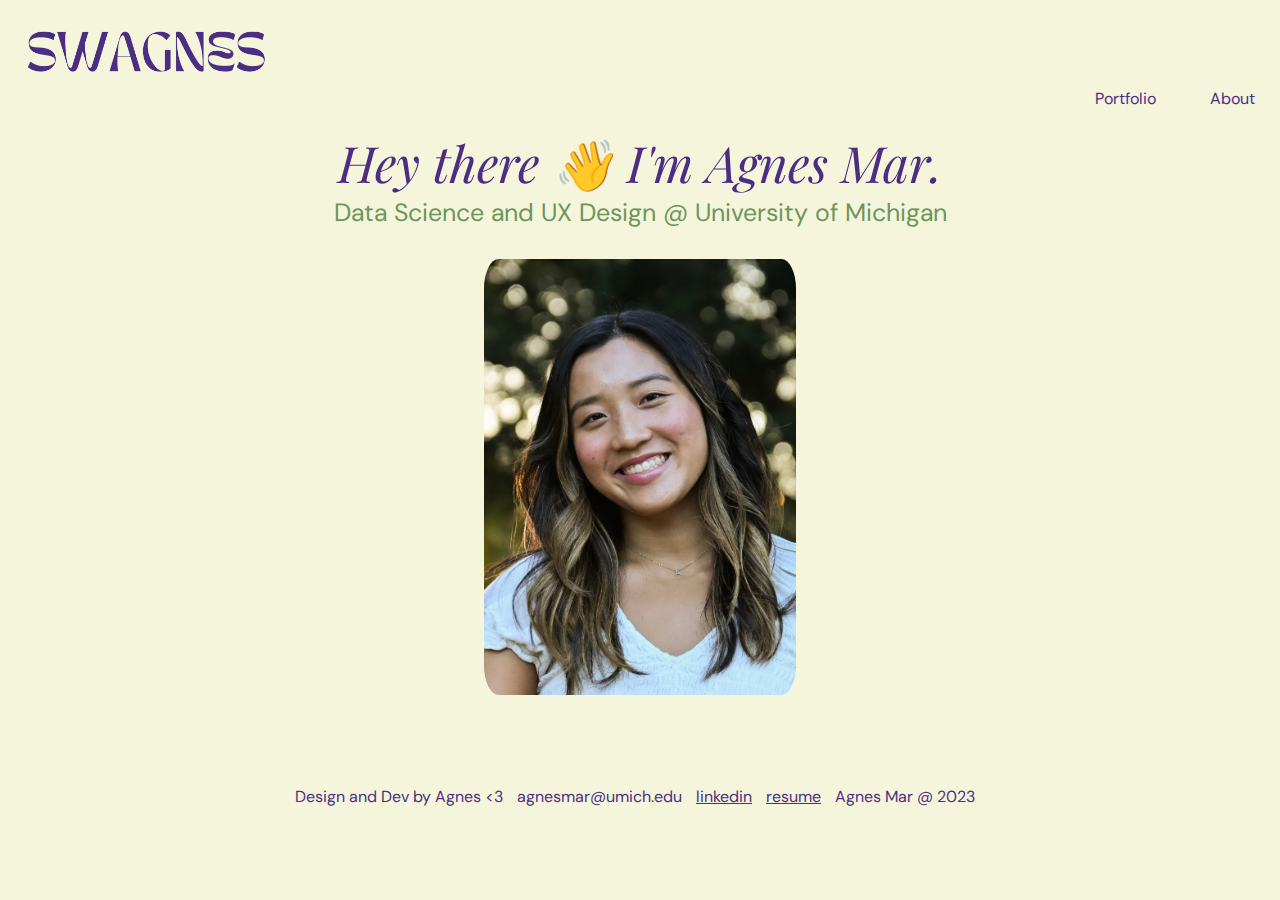
<file: index.html>
<!DOCTYPE html>
<html lang="en">
    <head>
        <title>Home | Agnes Mar</title>
        <link rel="icon" type="image/x-icon" href="images/Favicon.jpg">
        <meta charset="UTF-8">
        <meta name="viewport" content="width=device-width, initial-scale=1.0">
        <link rel="stylesheet" href="css/reset.css">
        <link rel="stylesheet" href="css/style.css">
        <link href='https://fonts.googleapis.com/css?family=Playfair Display' rel='stylesheet'>
        <link href='https://fonts.googleapis.com/css?family=DM Sans' rel='stylesheet'>
        <header><a href = "index.html"><img src="images/Personal-Logo.png" alt="Agnes Mar logo" width="20%"></a></header>

    </head>
    <body>
        <nav id="nav_bar">
            <ul style="list-style-type: none">
                <li><a href = "portfolio.html">Portfolio</a></li>
                <li><a href = "about.html">About</a></li>
              </ul>
        </nav>


        <div id="intro-container">
            <h1>Hey there 👋 I'm Agnes Mar. </h1>
            <p id="intro-description">Data Science and UX Design @ University of Michigan</p>
            
            
            <img id="intro-image" src="images/Agnes-Mar-Headshot.jpg" 
            onmouseover="this.src='images/Agnes-Mar-Kid-Pic.jpg';" 
            onmouseout="this.src='images/Agnes-Mar-Headshot.jpg';" 
            alt="Agnes Mar smiling at the camera">

        </div>

        <div id="scroll-container">
            <div id="scroll-text">Sunsets · Candid Photos · Acai Bowls · Yoga · NYT Connections · Strawberries · Baby Alpacas · Walks to the Farmer's Market </div>
        </div>
        
    <footer>
        <ul>
            <li>
                <span>Design and Dev by Agnes <3</span>
            </li>
            <li>
                <a href="mailto:agnesmar@umich.edu">agnesmar@umich.edu</a>
            </li>
            <li>
                <a id="links" href="https://www.linkedin.com/in/agnesmar/">linkedin</a>
            </li>
            <li>
                <a id="links" href="https://drive.google.com/file/d/1fKYp7XaC-w0np8xMZo-INn_sGbb3rCpD/view?usp=sharing">resume</a>
            </li>
            <li>
                <span>Agnes Mar @ 2023</span>
            </li>
        </ul>
    </footer>
    </body>
    

</html>
</file>
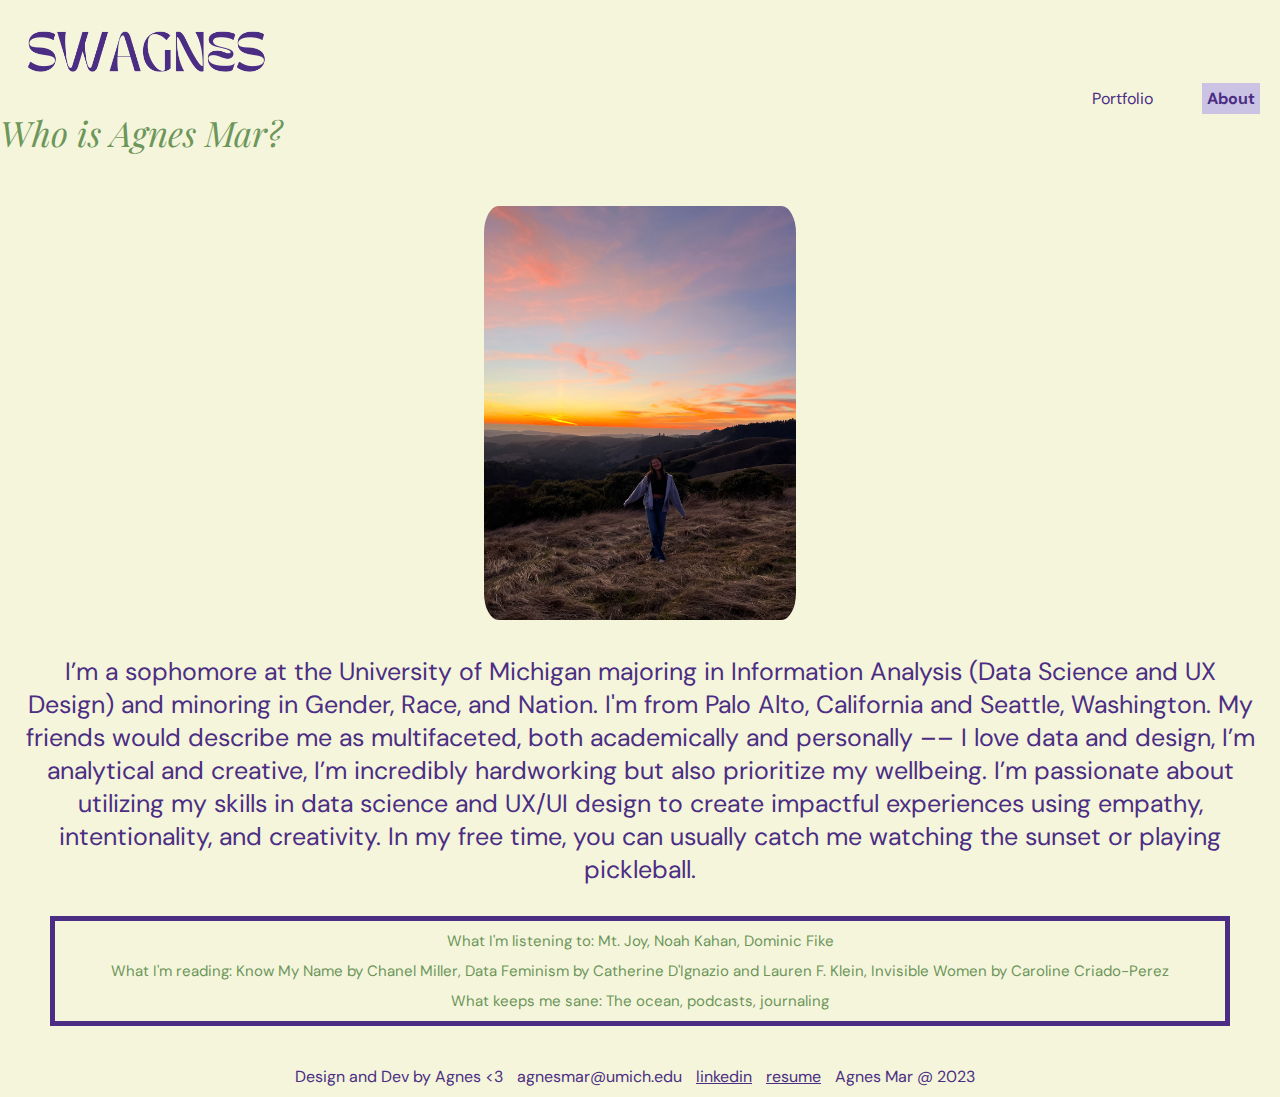
<file: about.html>
<!DOCTYPE html>
<html lang="en">
    <head>
        <title>About | Agnes Mar</title>
        <link rel="icon" type="image/x-icon" href="images/Favicon.jpg" alt="Swagnes logo">
        <meta charset="UTF-8">
        <meta name="viewport" content="width=device-width, initial-scale=1.0">
        <link rel="stylesheet" href="css/reset.css">
        <link rel="stylesheet" href="css/style.css">
        <link href='https://fonts.googleapis.com/css?family=Playfair Display' rel='stylesheet'>
        <link href='https://fonts.googleapis.com/css?family=DM Sans' rel='stylesheet'>
        <header><a href = "index.html"><img src="images/Personal-Logo.png" alt="Agnes Mar logo" width="20%"></a></header>

    </head>
    <body>
        <nav id="nav_bar">
            <ul style="list-style-type: none">
                <li><a href = "portfolio.html">Portfolio</a></li>
                <li><a href = "about.html" class="active-page">About</a></li>
              </ul>
        </nav>

        <h2>Who is Agnes Mar?</h2>
        <!-- <h2>Who is Agnes // 马幸恩 // ASM // Ag // Aggie // Swagnes // Swaggy?</h2> -->
        <div id="about-paragraph">
            <img id="intro-image" src="images/Agnes-Sunset.png" width=50% alt="Agnes standing in front of a sunset">
            <p>
                I’m a sophomore at the University of Michigan majoring in Information Analysis (Data Science and UX Design) and minoring in Gender, Race, and Nation. I'm from Palo Alto, California and Seattle, Washington. My friends would describe me as multifaceted, both academically and personally ––  I love data and design, I’m analytical and creative, I’m incredibly hardworking but also prioritize my wellbeing. I’m passionate about utilizing my skills in data science and UX/UI design to create impactful experiences using empathy, intentionality, and creativity. In my free time, you can usually catch me watching the sunset or playing pickleball.
            </p>
            
            <div id="likes-container">
                <p id="likes">
                    What I'm listening to: Mt. Joy, Noah Kahan, Dominic Fike
                </p>
        
                <p id="likes">
                    What I'm reading: Know My Name by Chanel Miller, Data Feminism by Catherine D'Ignazio and Lauren F. Klein, Invisible Women by Caroline Criado-Perez
                </p>
    
                <p id="likes">
                    What keeps me sane: The ocean, podcasts, journaling
                </p>

            </div>
    

        </div>
        

        <!--Photo gallery of some of my fav pictures-->
        
        <footer>
            <ul>
                <li>
                    <span>Design and Dev by Agnes <3</span>
                </li>
                <li>
                    <a href="mailto:agnesmar@umich.edu">agnesmar@umich.edu</a>
                </li>
                <li>
                    <a id="links" href="https://www.linkedin.com/in/agnesmar/">linkedin</a>
                </li>
                <li>
                    <a id="links" href="https://drive.google.com/file/d/1fKYp7XaC-w0np8xMZo-INn_sGbb3rCpD/view?usp=sharing">resume</a>
                </li>
                <li>
                    <span>Agnes Mar @ 2023</span>
                </li>
            </ul>
        </footer>
    </body>

</html>
</file>
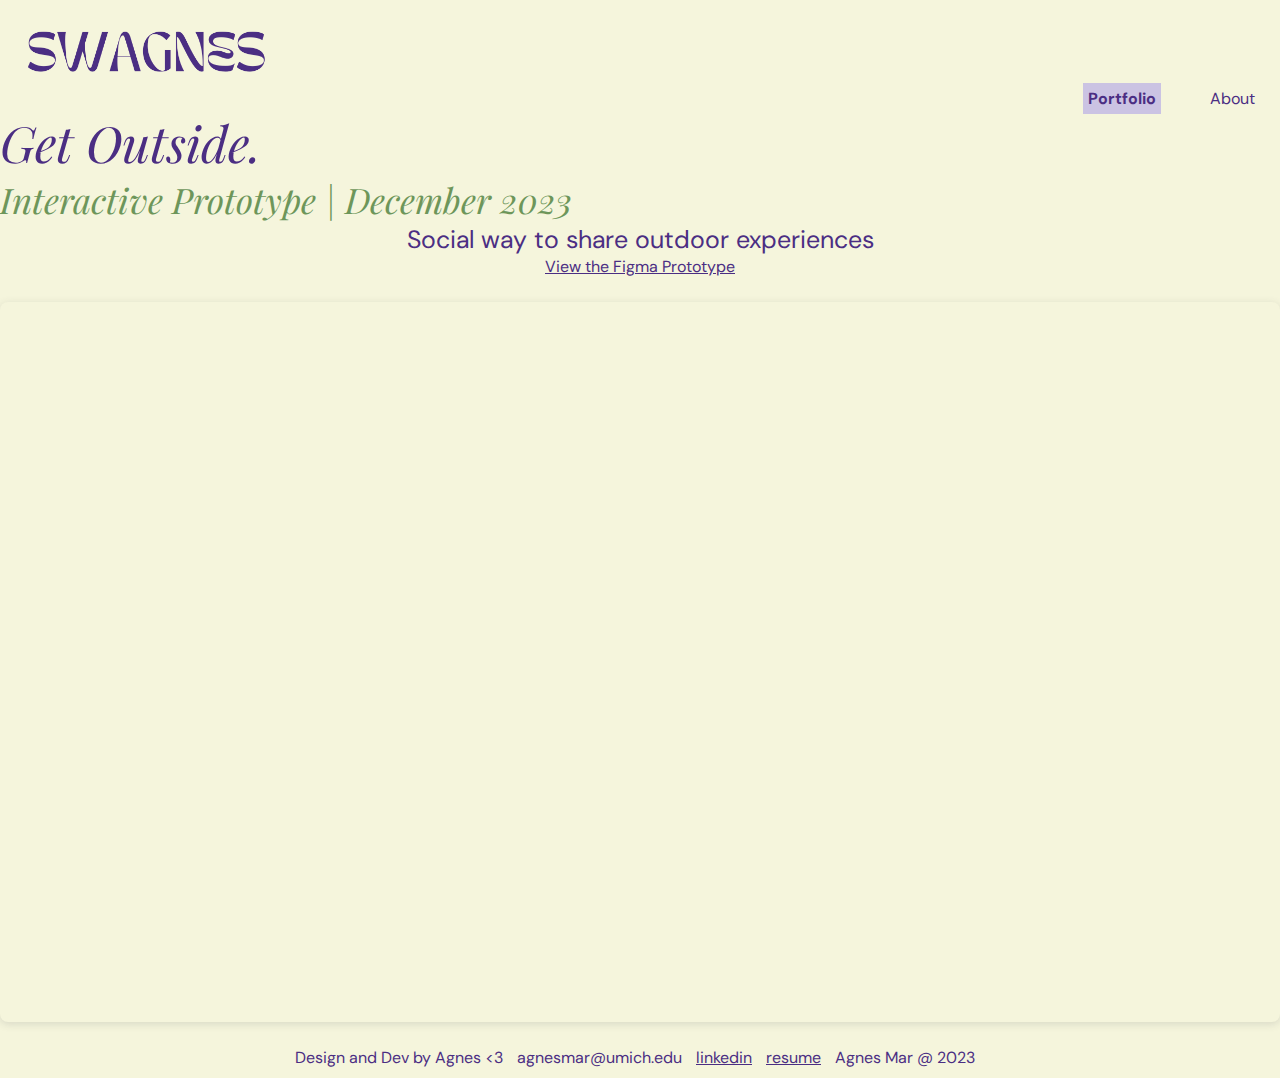
<file: portfolio-1.html>
<!DOCTYPE html>
<html lang="en">
    <head>
        <title>Get Outside. | Agnes Mar</title>
        <link rel="icon" type="image/x-icon" href="images/Favicon.jpg">
        <meta charset="UTF-8">
        <meta name="viewport" content="width=device-width, initial-scale=1.0">
        <link rel="stylesheet" href="css/reset.css">
        <link rel="stylesheet" href="css/style.css">
        <link href='https://fonts.googleapis.com/css?family=Playfair Display' rel='stylesheet'>
        <link href='https://fonts.googleapis.com/css?family=DM Sans' rel='stylesheet'>
        <header><a href = "index.html"><img src="images/Personal-Logo.png" alt="Agnes Mar logo" width="20%"></a></header>

    </head>
    <body>
        <nav id="nav_bar">
            <ul style="list-style-type: none">
                <li><a href = "portfolio.html" class="active-page">Portfolio</a></li>
                <li><a href = "about.html">About</a></li>
              </ul>
        </nav>

        <h1>Get Outside.</h1>
        <h2>Interactive Prototype | December 2023</h2>
        <div id="description-container">
            <p>Social way to share outdoor experiences</p>
            <a id="links"  href="https://www.figma.com/proto/OkqSkSJY3UtDWfOpdLDLn3/DP2?page-id=0%3A1&type=design&node-id=52-623&viewport=653%2C-1423%2C0.37&t=75HT5B8Rvr3MaK8m-1&scaling=scale-down&starting-point-node-id=52%3A623&mode=design">View the Figma Prototype</a>
        </div>
        
        <div style="position: relative; width: 100%; height: 0; padding-top: 56.2500%;
 padding-bottom: 0; box-shadow: 0 2px 8px 0 rgba(63,69,81,0.16); margin-top: 1.6em; margin-bottom: 0.9em; overflow: hidden;
 border-radius: 8px; will-change: transform;">
  <iframe loading="lazy" style="position: absolute; width: 100%; height: 100%; top: 0; left: 0; border: none; padding: 0;margin: 0;"
    src="https:&#x2F;&#x2F;www.canva.com&#x2F;design&#x2F;DAF1k4Gjhxc&#x2F;view?embed" allowfullscreen="allowfullscreen" allow="fullscreen">
  </iframe>
</div>
<a width = 50% href="https:&#x2F;&#x2F;www.canva.com&#x2F;design&#x2F;DAF1k4Gjhxc&#x2F;view?utm_content=DAF1k4Gjhxc&amp;utm_campaign=designshare&amp;utm_medium=embeds&amp;utm_source=link" target="_blank" rel="noopener"> </a> 
        <footer>
            <ul>
                <li>
                    <span>Design and Dev by Agnes <3</span>
                </li>
                <li>
                    <a href="mailto:agnesmar@umich.edu">agnesmar@umich.edu</a>
                </li>
                <li>
                    <a id="links" href="https://www.linkedin.com/in/agnesmar/">linkedin</a>
                </li>
                <li>
                    <a id="links" href="https://drive.google.com/file/d/1fKYp7XaC-w0np8xMZo-INn_sGbb3rCpD/view?usp=sharing">resume</a>
                </li>
                <li>
                    <span>Agnes Mar @ 2023</span>
                </li>
            </ul>
        </footer>

    </body>

</html>
</file>
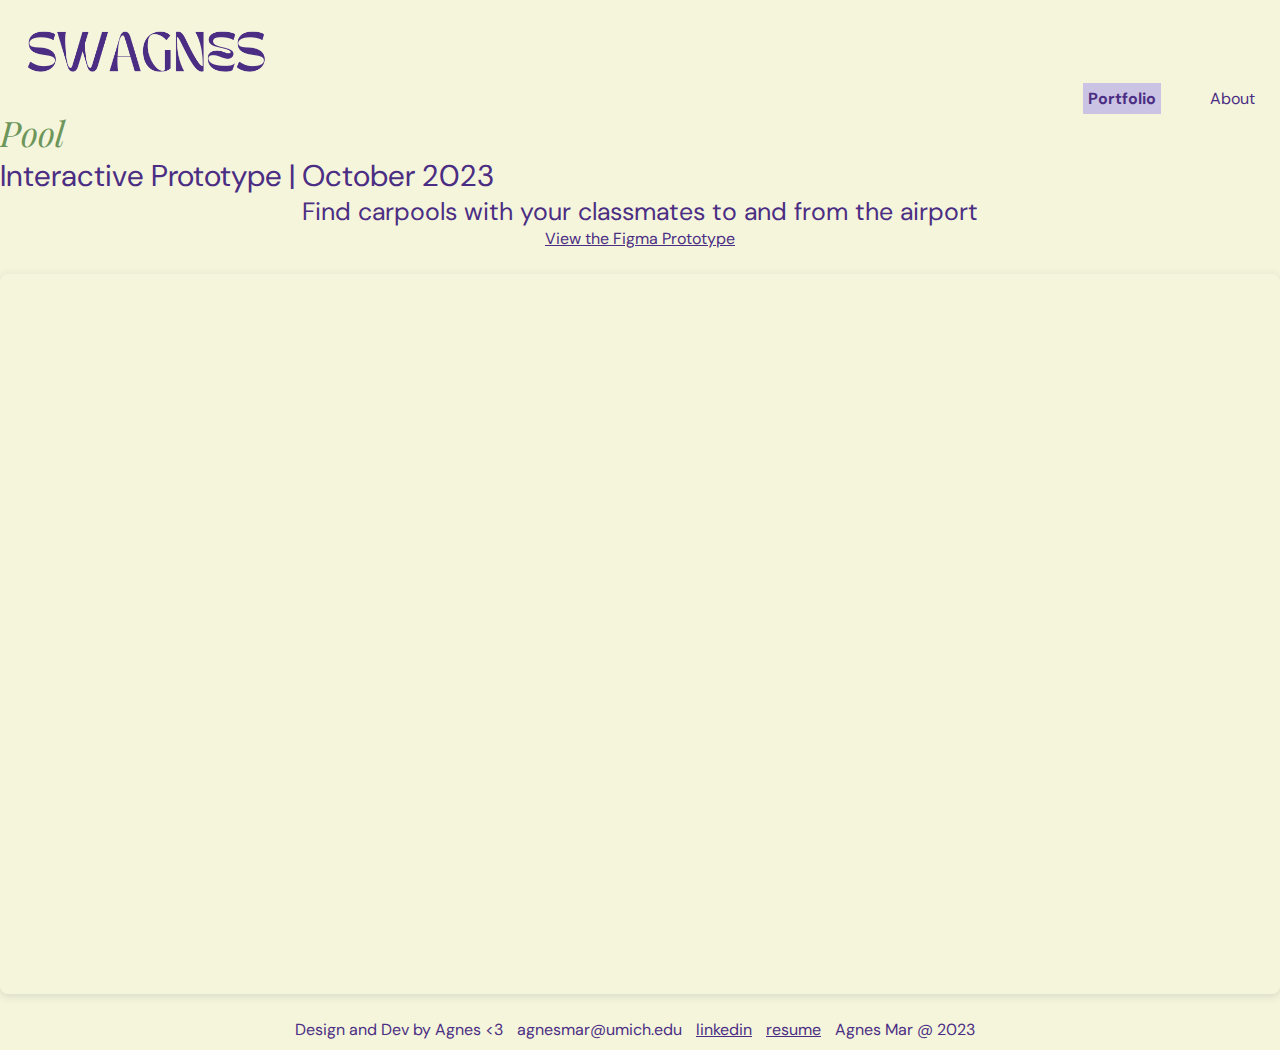
<file: portfolio-2.html>
<!DOCTYPE html>
<html lang="en">
    <head>
        <title>Pool | Agnes Mar</title>
        <link rel="icon" type="image/x-icon" href="images/Favicon.jpg">
        <meta charset="UTF-8">
        <meta name="viewport" content="width=device-width, initial-scale=1.0">
        <link rel="stylesheet" href="css/reset.css">
        <link rel="stylesheet" href="css/style.css">
        <link href='https://fonts.googleapis.com/css?family=Playfair Display' rel='stylesheet'>
        <link href='https://fonts.googleapis.com/css?family=DM Sans' rel='stylesheet'>
        <header><a href = "index.html"><img src="images/Personal-Logo.png" alt="Agnes Mar logo" width="20%"></a></header>

    </head>
    <body>
        <nav id="nav_bar">
            <ul style="list-style-type: none">
                <li><a href = "portfolio.html" class="active-page">Portfolio</a></li>
                <li><a href = "about.html">About</a></li>
              </ul>
        </nav>

        <h2>Pool</h2>
        <h3>Interactive Prototype | October 2023</h3>
        <div id="description-container">
            <p>Find carpools with your classmates to and from the airport</p>
            <a id="links" href="https://www.figma.com/proto/5BTANZLCEMFWq7jGxixaZc/FINAL-DP1?page-id=0%3A1&node-id=1-3499&starting-point-node-id=1%3A3499&scaling=scale-down&mode=design&t=PnsKgwZ8nfAxgFae-1">View the Figma Prototype</a>
        </div>
        
        <div style="position: relative; width: 100%; height: 0; padding-top: 56.2500%;
 padding-bottom: 0; box-shadow: 0 2px 8px 0 rgba(63,69,81,0.16); margin-top: 1.6em; margin-bottom: 0.9em; overflow: hidden;
 border-radius: 8px; will-change: transform;">
  <iframe loading="lazy" style="position: absolute; width: 100%; height: 100%; top: 0; left: 0; border: none; padding: 0;margin: 0;"
    src="https:&#x2F;&#x2F;www.canva.com&#x2F;design&#x2F;DAF1l3fYn3U&#x2F;view?embed" allowfullscreen="allowfullscreen" allow="fullscreen">
  </iframe>
</div>
<a href="https:&#x2F;&#x2F;www.canva.com&#x2F;design&#x2F;DAF1l3fYn3U&#x2F;view?utm_content=DAF1l3fYn3U&amp;utm_campaign=designshare&amp;utm_medium=embeds&amp;utm_source=link" target="_blank" rel="noopener">
        <footer>
            <ul>
                <li>
                    <span>Design and Dev by Agnes <3</span>
                </li>
                <li>
                    <a href="mailto:agnesmar@umich.edu">agnesmar@umich.edu</a>
                </li>
                <li>
                    <a id="links" href="https://www.linkedin.com/in/agnesmar/">linkedin</a>
                </li>
                <li>
                    <a id="links" href="https://drive.google.com/file/d/1fKYp7XaC-w0np8xMZo-INn_sGbb3rCpD/view?usp=sharing">resume</a>
                </li>
                <li>
                    <span>Agnes Mar @ 2023</span>
                </li>
            </ul>
        </footer>

    </body>

</html>
</file>
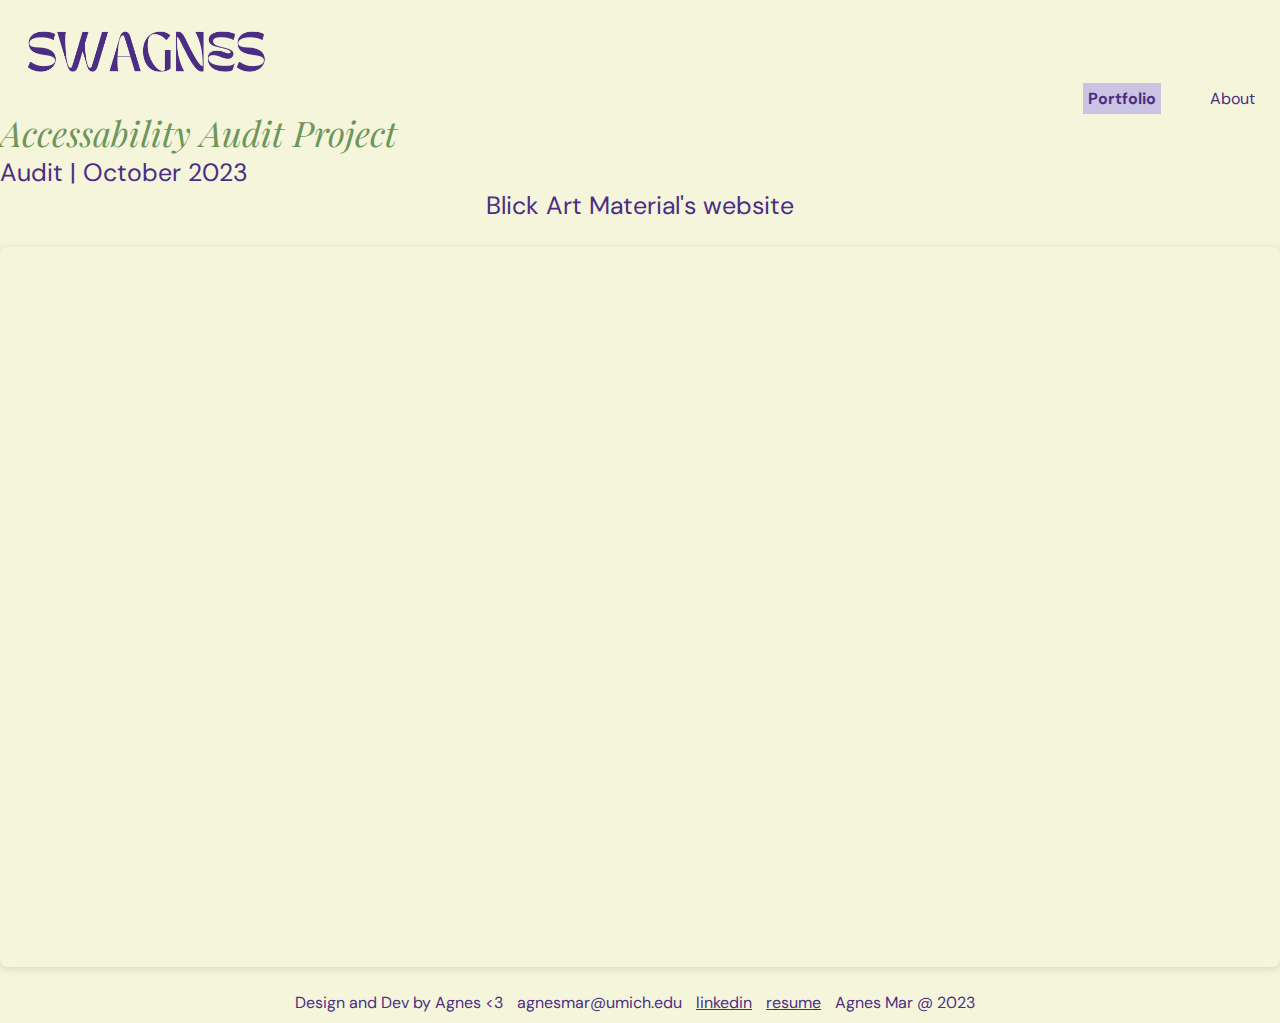
<file: portfolio-3.html>
<!DOCTYPE html>
<html lang="en">
    <head>
        <title>Accessability Audit | Agnes Mar</title>
        <link rel="icon" type="image/x-icon" href="images/Favicon.jpg">
        <meta charset="UTF-8">
        <meta name="viewport" content="width=device-width, initial-scale=1.0">
        <link rel="stylesheet" href="css/reset.css">
        <link rel="stylesheet" href="css/style.css">
        <link href='https://fonts.googleapis.com/css?family=Playfair Display' rel='stylesheet'>
        <link href='https://fonts.googleapis.com/css?family=DM Sans' rel='stylesheet'>
        <header><a href = "index.html"><img src="images/Personal-Logo.png" alt="Agnes Mar logo" width="20%"></a></header>

    </head>
    <body>
        <nav id="nav_bar">
            <ul style="list-style-type: none">
                <li><a href = "portfolio.html" class="active-page">Portfolio</a></li>
                <li><a href = "about.html">About</a></li>
              </ul>
        </nav>

        <h2>Accessability Audit Project</h2>
        <p>Audit | October 2023</p>
        <div id="description-container">
            <p>Blick Art Material's website</p>
        </div>

        <div style="position: relative; width: 100%; height: 0; padding-top: 56.2500%;
 padding-bottom: 0; box-shadow: 0 2px 8px 0 rgba(63,69,81,0.16); margin-top: 1.6em; margin-bottom: 0.9em; overflow: hidden;
 border-radius: 8px; will-change: transform;">
  <iframe loading="lazy" style="position: absolute; width: 100%; height: 100%; top: 0; left: 0; border: none; padding: 0;margin: 0;"
    src="https:&#x2F;&#x2F;www.canva.com&#x2F;design&#x2F;DAFw-v_N2Qc&#x2F;view?embed" allowfullscreen="allowfullscreen" allow="fullscreen">
  </iframe>
</div>
<a href="https:&#x2F;&#x2F;www.canva.com&#x2F;design&#x2F;DAFw-v_N2Qc&#x2F;view?utm_content=DAFw-v_N2Qc&amp;utm_campaign=designshare&amp;utm_medium=embeds&amp;utm_source=link" target="_blank" rel="noopener"></a>
        <footer>
            <ul>
                <li>
                    <span>Design and Dev by Agnes <3</span>
                </li>
                <li>
                    <a href="mailto:agnesmar@umich.edu">agnesmar@umich.edu</a>
                </li>
                <li>
                    <a id="links" href="https://www.linkedin.com/in/agnesmar/">linkedin</a>
                </li>
                <li>
                    <a id="links" href="https://drive.google.com/file/d/1fKYp7XaC-w0np8xMZo-INn_sGbb3rCpD/view?usp=sharing">resume</a>
                </li>
                <li>
                    <span>Agnes Mar @ 2023</span>
                </li>
            </ul>
        </footer>

    </body>

</html>
</file>
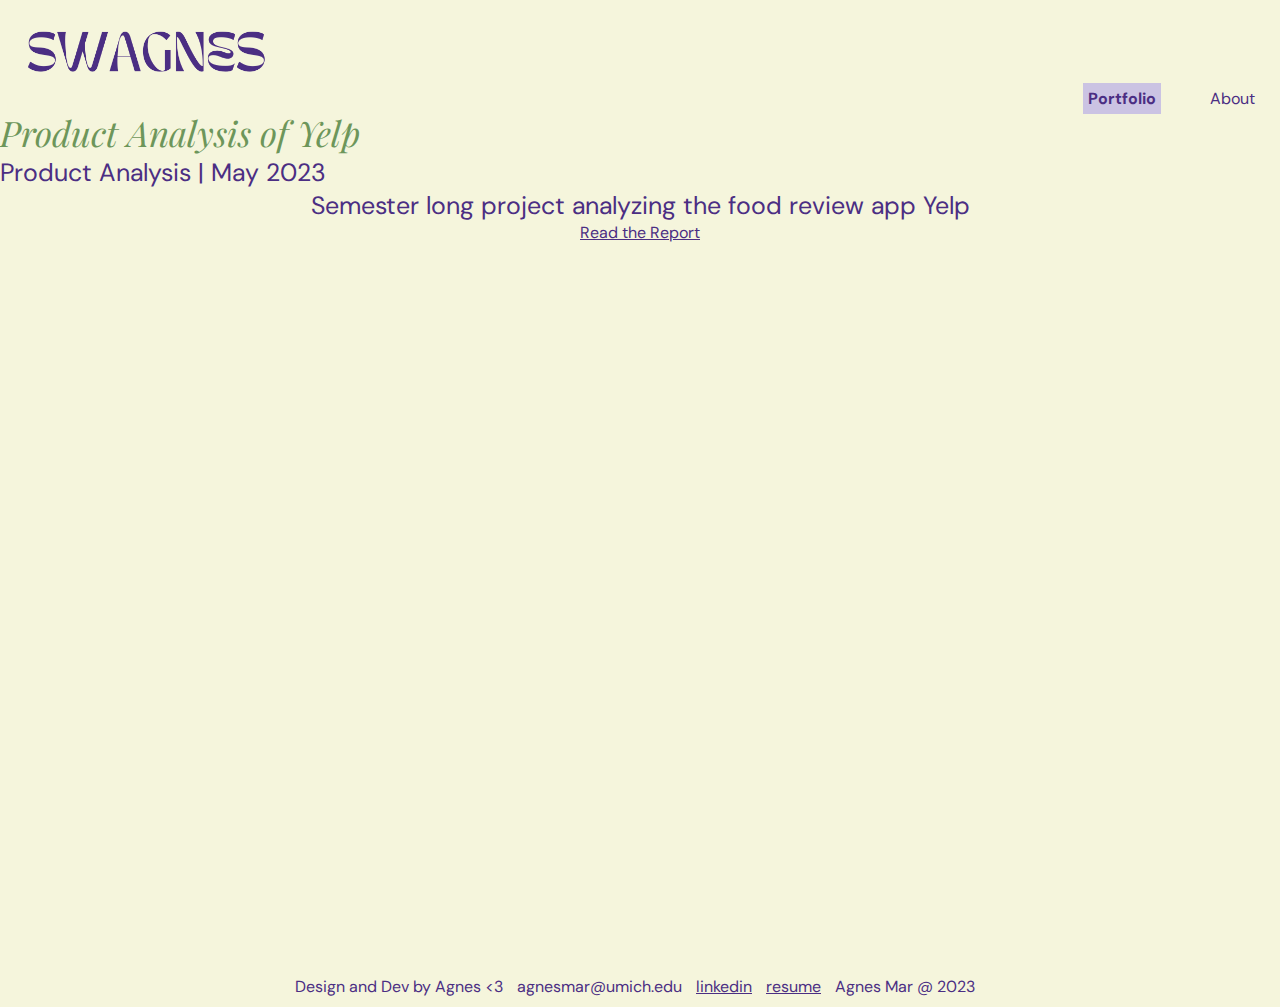
<file: portfolio-4.html>
<!DOCTYPE html>
<html lang="en">
    <head>
        <title>Product Analysis of Yelp | Agnes Mar</title>
        <link rel="icon" type="image/x-icon" href="images/Favicon.jpg">
        <meta charset="UTF-8">
        <meta name="viewport" content="width=device-width, initial-scale=1.0">
        <link rel="stylesheet" href="css/reset.css">
        <link rel="stylesheet" href="css/style.css">
        <link href='https://fonts.googleapis.com/css?family=Playfair Display' rel='stylesheet'>
        <link href='https://fonts.googleapis.com/css?family=DM Sans' rel='stylesheet'>
        <header><a href = "index.html"><img src="images/Personal-Logo.png" alt="Agnes Mar logo" width="20%"></a></header>

    </head>
    <body>
        <nav id="nav_bar">
            <ul style="list-style-type: none">
                <li><a href = "portfolio.html" class="active-page">Portfolio</a></li>
                <li><a href = "about.html">About</a></li>
              </ul>
        </nav>

        <h2>Product Analysis of Yelp</h2>
        <p>Product Analysis | May 2023</p>
        
        <div id="description-container">
            <p>Semester long project analyzing the food review app Yelp</p>
            <a id="links" href="https://docs.google.com/document/d/1md0ZNEwCxXusxARV_FxVFFp5YsHb_Uk5LqMHr8Gy3BA/edit?usp=sharing">Read the Report</a>
            
        </div>

        <div id="description-container">
            <iframe src="https://docs.google.com/document/d/1md0ZNEwCxXusxARV_FxVFFp5YsHb_Uk5LqMHr8Gy3BA/edit?usp=sharing" width="640" height="718" frameborder="0" marginheight="0" marginwidth="0">Loading…</iframe>
        </div>
       
        

        
        <footer>
            <ul>
                <li>
                    <span>Design and Dev by Agnes <3</span>
                </li>
                <li>
                    <a href="mailto:agnesmar@umich.edu">agnesmar@umich.edu</a>
                </li>
                <li>
                    <a id="links" href="https://www.linkedin.com/in/agnesmar/">linkedin</a>
                </li>
                <li>
                    <a id="links" href="https://drive.google.com/file/d/1fKYp7XaC-w0np8xMZo-INn_sGbb3rCpD/view?usp=sharing">resume</a>
                </li>
                <li>
                    <span>Agnes Mar @ 2023</span>
                </li>
            </ul>
        </footer>

    </body>

</html>
</file>
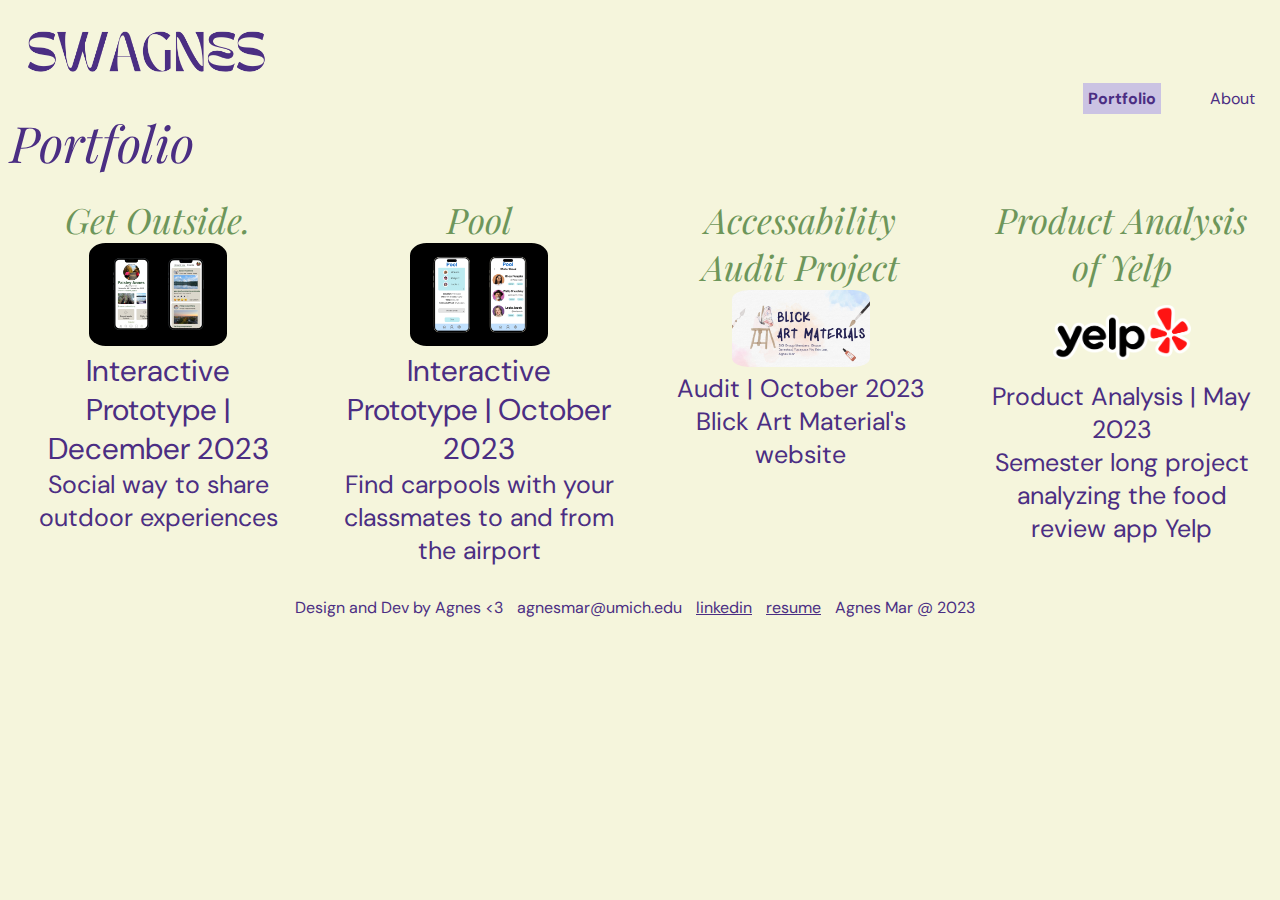
<file: portfolio.html>
<!DOCTYPE html>
<html lang="en">
    <head>
        <title>Portfolio | Agnes Mar</title>
        <link rel="icon" type="image/x-icon" href="images/Favicon.jpg">
        <meta charset="UTF-8">
        <meta name="viewport" content="width=device-width, initial-scale=1.0">
        <link rel="stylesheet" href="css/reset.css">
        <link rel="stylesheet" href="css/style.css">
        <link href='https://fonts.googleapis.com/css?family=Playfair Display' rel='stylesheet'>
        <link href='https://fonts.googleapis.com/css?family=DM Sans' rel='stylesheet'>
        <header><a href = "index.html"><img src="images/Personal-Logo.png" width="20%"></a></header>

    </head>
    <body>
        <nav id="nav_bar">
            <ul style="list-style-type: none">
                <li><a href = "portfolio.html" class="active-page">Portfolio</a></li>
                <li><a href = "about.html">About</a></li>
              </ul>
        </nav>

        <h1 id="portfolio-title">Portfolio</h1>

        <div class="portfolio">
            <div class="portfolio-1">
                <a href="portfolio-1.html"><h2 id="hoverElement" class="hover-effect">Get Outside.</h2></a>
                <a href="portfolio-1.html"><img  id="portfolio-img" src="images/Get-Outside.jpg" alt="Agnes Mar logo" width=50% alt="Get Outside wireframes"></a>
                
                <h3>Interactive Prototype | December 2023</h3>
                <p>Social way to share outdoor experiences</p>
            </div>

            <div class="portfolio-2">
                <a href="portfolio-2.html"><h2 id="hoverElement" class="hover-effect">Pool</h2></a>
                <a href="portfolio-2.html"><img id="portfolio-img" src="images/Pool.jpg" width=50% alt="Pool wireframes"></a>
                <h3>Interactive Prototype | October 2023</h3>
                <p>Find carpools with your classmates to and from the airport</p>
            </div>

            <div class="portfolio-3">
                <a href="portfolio-3.html"><h2 id="hoverElement" class="hover-effect">Accessability Audit Project</h2></a>
                <a href="portfolio-3.html"><img id="portfolio-img" src="images/Accessibility-Audit.jpg" width=50% alt="Accessibility Audit First Page"></a>
                <p>Audit | October 2023</p>
                <p>Blick Art Material's website</p>
            </div>

            <div class="portfolio-4">
                <a href="portfolio-4.html"><h2 id="hoverElement" class="hover-effect">Product Analysis of Yelp</h2></a>
                <a href="portfolio-4.html"><img id="yelp-img" src="images/Yelp_Logo.svg.png" width=50% alt="Yelp logo"></a>
                <p>Product Analysis | May 2023</p>
                <p>Semester long project analyzing the food review app Yelp</p>
            </div>

        </div>
        
        <footer>
            <ul>
                <li>
                    <span>Design and Dev by Agnes <3</span>
                </li>
                <li>
                    <a href="mailto:agnesmar@umich.edu">agnesmar@umich.edu</a>
                </li>
                <li>
                    <a id="links" href="https://www.linkedin.com/in/agnesmar/">linkedin</a>
                </li>
                <li>
                    <a id="links" href="https://drive.google.com/file/d/1fKYp7XaC-w0np8xMZo-INn_sGbb3rCpD/view?usp=sharing">resume</a>
                </li>
                <li>
                    <span>Agnes Mar @ 2023</span>
                </li>
            </ul>
        </footer>

    <script>
        const hoverElement = document.getElementById('hoverElement');

    hoverElement.addEventListener('mouseenter', function () {
        this.classList.add('hover-effect');
    });

    hoverElement.addEventListener('mouseleave', function () {
        this.classList.remove('hover-effect');
    });

    </script>

    </body>

</html>
</file>
<file: css/style.css>
html {
    background-color: #f5f5dc;
}

header {
    margin-top: 20px;
    margin-left: 20px;
}

head {
    color: #4B2E83;
}

body {
    color: #4B2E83;
    font-family: 'DM Sans';
    
}
nav {
    text-align: right;
}

nav a {
    padding: 5px;
    margin: 20px;
}

nav li {
    display: inline;
}

h1 {
    font-size: 50px;
    font-family: 'Playfair Display';
    font-style: italic;
}

h2 {
    font-size: 35px;
    font-family: 'Playfair Display';
    font-style: italic;
    color: #6D965A;
}

h3 {
    font-size: 30px;
}

p {
    font-size: 25px;
}

img {
    border-radius: 12%;
}


#intro-container {
    text-align: center;
    padding: 20px;
}

#intro-image {
    width: 50%;
    height: auto;
    padding: 30px;

}

#intro-description {
    color: #6D965A;
}

#scroll-text {
    font-size: 20px;
}

#portfolio-title {
    margin-left: 10px;
}


#nav_bar li:hover {
    color: #6D965A;
}



#nav_bar ul li a.active-page {

    background-color: #CBC3E3;
    font-weight: bold;

}

#scroll-container {
    white-space: nowrap;
    overflow: hidden;
  }

  #scroll-text {
    /* animation properties */
    -moz-transform: translateX(100%);
    -webkit-transform: translateX(100%);
    transform: translateX(100%);
    
    -moz-animation: my-animation 30s linear infinite;
    -webkit-animation: my-animation 30s linear infinite;
    animation:  my-animation 30s linear infinite;
  }
  
  /* for Firefox */
  @-moz-keyframes my-animation {
    from { -moz-transform: translateX(100%); }
    to { -moz-transform: translateX(-100%); }
  }
  
  /* for Chrome */
  @-webkit-keyframes my-animation {
    from { -webkit-transform: translateX(100%); }
    to { -webkit-transform: translateX(-100%); }
  }
  
  @keyframes my-animation {
    from {
      -moz-transform: translateX(100%);
      -webkit-transform: translateX(100%);
      transform: translateX(100%);
    }
    to {
      -moz-transform: translateX(-100%);
      -webkit-transform: translateX(-100%);
      transform: translateX(-100%);
    }
  }

.portfolio {
    text-align: center;
}

.portfolio-1 {
    margin:20px;
}

.portfolio-2 {
    margin:20px;
}

.portfolio-3 {
    margin:20px;
}

.portfolio-4 {
    margin:20px;
}

.hover-effect {
    transition: background-color 0.3s ease;
  }

  .hover-effect:hover {
    transform: translateY(-5px);
    
  }

#portfolio-img:hover {
    box-shadow: 0 0 10px rgba(0, 0, 0, 0.8);
}

#yelp-img {
    margin: 15px;
}

#yelp-img:hover {
    box-shadow: 0 0 10px rgba(0, 0, 0, 0.3);
}
#description-container {
    text-align: center;
}

#links {
    text-decoration: underline;
}

#about-paragraph {
    margin: 20px;
    text-align: center;
}

#likes-container {
    font-size: 15px;
    margin: 30px;
    border: 5px solid;
}

#likes {
    font-size: 15px;
    margin: 10px;
    color: #6D965A;
}

footer {
    bottom: 0;
    right: 0;
    text-align: center;
    padding: 10px;
}

footer ul {
    list-style-type: none;
    margin: 0;
    padding: 0;
}

footer li {
    display: inline-block;
    margin-right: 10px;
}

footer a {
    text-decoration: none;
}

@media screen and (min-width: 600px) {
    .portfolio {
        display: grid;
        gap: 5px;
        grid-template-columns: 1fr 1fr;
    }

    #intro-image {
        width: 30%
    }
}

@media screen and (min-width: 1250px) {
    .portfolio {
        display: grid;
        gap: 5px;
        grid-template-columns: 1fr 1fr 1fr 1fr;
    }

    #intro-image {
        width: 30%
    }
}

@media (prefers-reduced-motion:reduce) {
    #scroll-text {
        display: none;
    }

    header {
        animation: none;
    }

}
</file>
